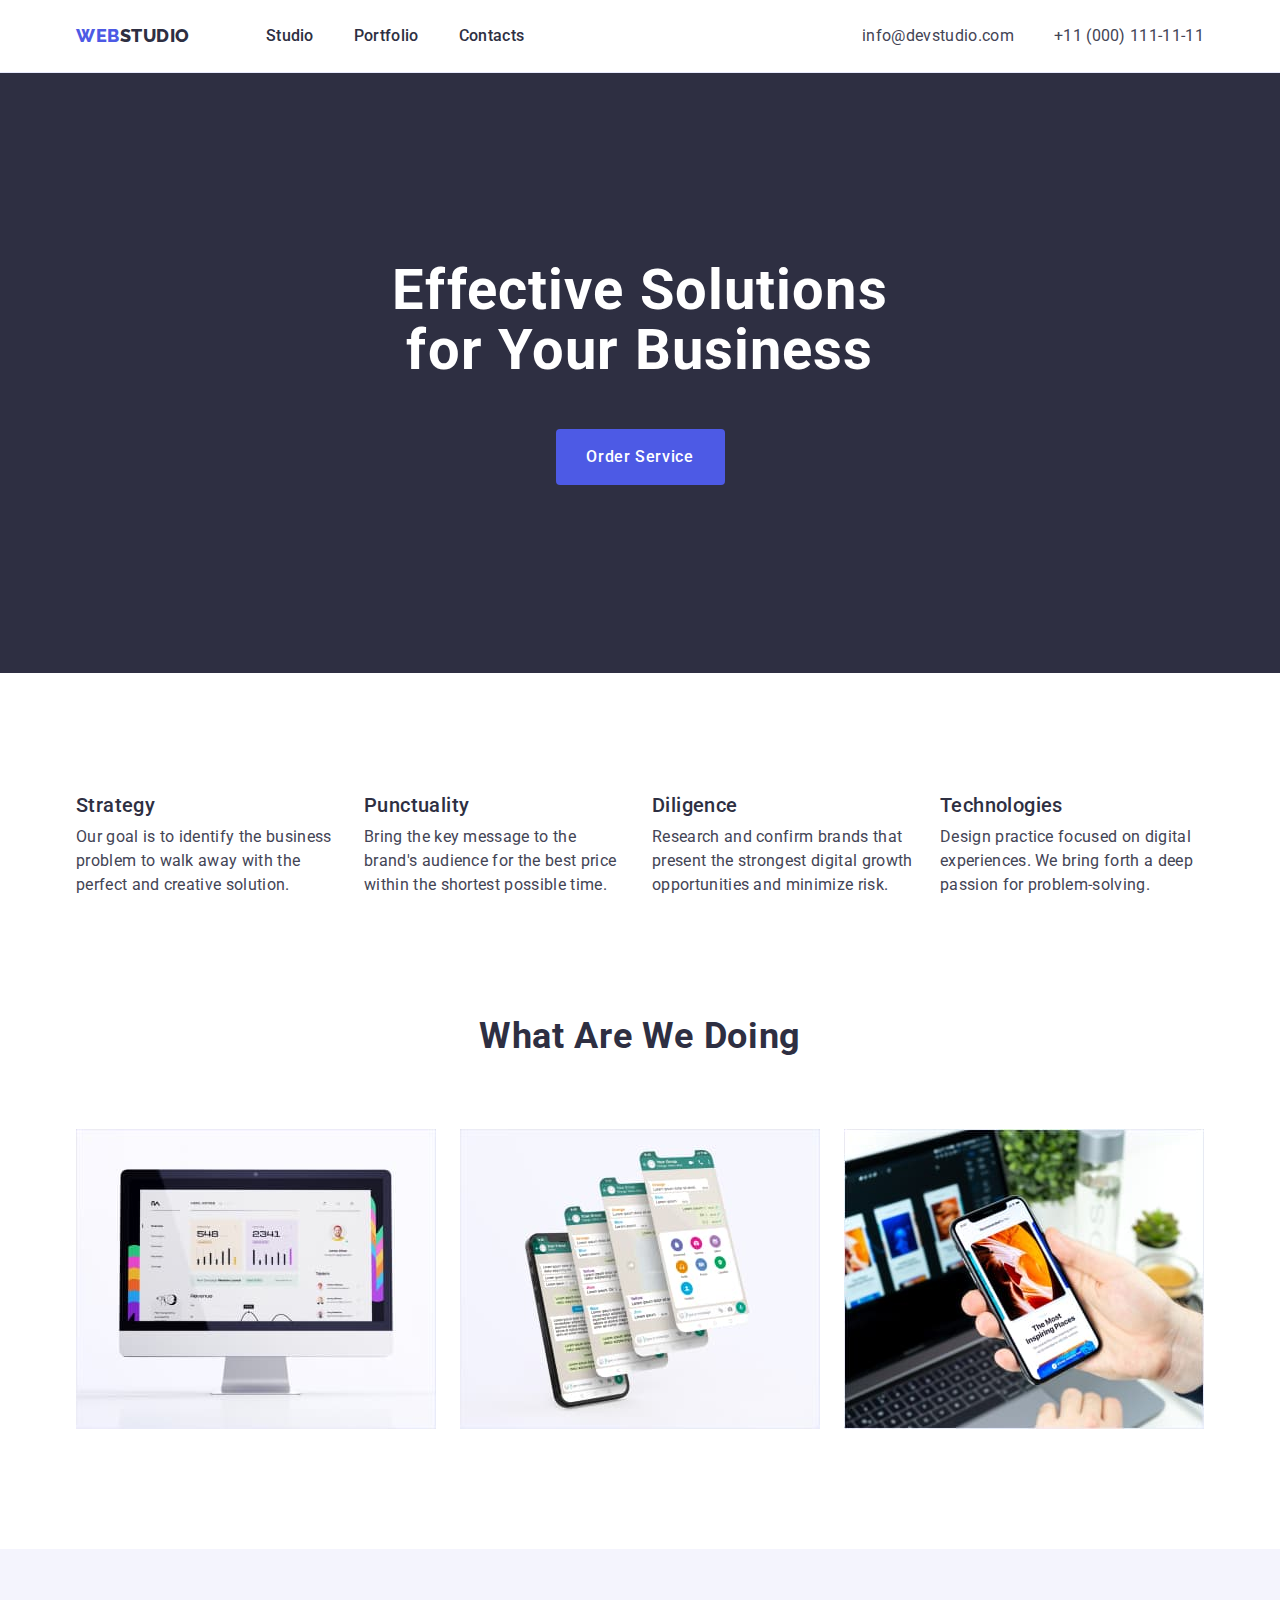
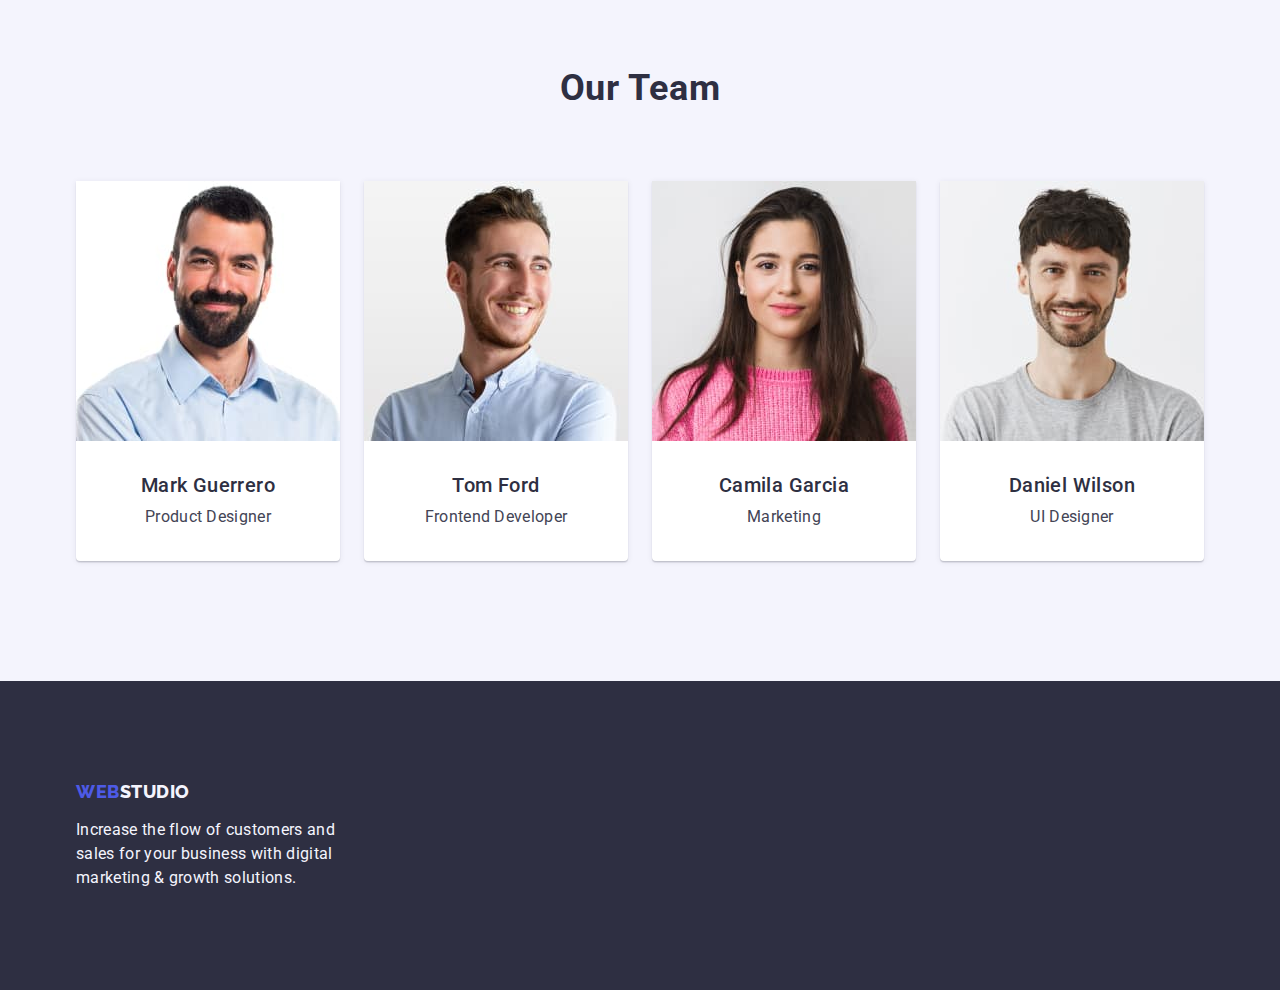
<file: index.html>
<!DOCTYPE html>
<html lang="en">
<head>
    <meta charset="UTF-8">
    <meta name="viewport" content="width=device-width, initial-scale=1.0">
    <title>Homework-3</title>
    <link rel="preconnect" href="https://fonts.googleapis.com">
    <link rel="preconnect" href="https://fonts.gstatic.com" crossorigin>
    <link href="https://fonts.googleapis.com/css2?family=Raleway:wght@800&family=Roboto:wght@400;500;700;900&display=swap"
        rel="stylesheet">
    <link
    rel="stylesheet" 
    href="https://cdnjs.cloudflare.com/ajax/libs/modern-normalize/2.0.0/modern-normalize.min.css" 
    integrity="sha512-4xo8blKMVCiXpTaLzQSLSw3KFOVPWhm/TRtuPVc4WG6kUgjH6J03IBuG7JZPkcWMxJ5huwaBpOpnwYElP/m6wg==" 
    crossorigin="anonymous" 
    referrerpolicy="no-referrer" />
    <link rel="stylesheet" href="css/styles.css">
</head>
<body>
        <header class="header">
            <div class="container container-header">
            <nav class="nav">
            <a class="logo link" href="/index.html">Web<span class="studio-logo">Studio</span></a>
           
    <ul class="nav-list list">
                <li><a class="menu link" href="./index.html">Studio</a></li>
                <li><a class="menu link" href="./portfolio.html">Portfolio</a></li>
                <li><a class="menu link" href="">Contacts</a></li>
    </ul>
            </nav>
            <address class="contacts">
        <ul class="address-list list">
            <li><a class="address link" href="mailto:info@devstudio.com">info@devstudio.com</a></li>
            <li><a class="address link" href="tel:+110001111111">+11 (000) 111-11-11</a></li>
        </ul>
            </address>
        </div>
        </header>
    <main>
        <section class="selection-one section">
            <div class="container container-main">
            <h1 class="heading-one">Effective Solutions <br>
                for Your Business</h1>
            <button class="button-one" type="button">Order Service</button>
            </div>
    </section>

        <section class="selection-two section">
            <div class="container container-two">
                <h2 class="visually-hidden">Something</h2>
            <ul class="list two-list">
                <li class="li-two-list"><h3 class="heading-three-selection-two">Strategy</h3>
                        <p class="p-selection-two">Our goal is to identify the business problem to walk away with the perfect and creative solution.</p></li>
                <li class="li-two-list">
                    <h3 class="heading-three-selection-two">Punctuality</h3>
                        <p class="p-selection-two">Bring the key message to the brand's audience for the best price within the shortest possible time.</p></li>
                <li class="li-two-list">
                    <h3 class="heading-three-selection-two">Diligence</h3>
                        <p class="p-selection-two">Research and confirm brands that present the strongest digital growth opportunities and minimize risk.</p></li>
                <li class="li-two-list">
                    <h3 class="heading-three-selection-two">Technologies</h3>
                        <p class="p-selection-two">Design practice focused on digital experiences. We bring forth a deep passion for problem-solving.</p></li>
            </ul>
            </div>
        </section>

        <section class="selection-three section">
            <div class="container container-three">
            <h2 class="heading-two">What are we doing</h2>
        <ul class="list three-list">
            <li class="li-three-list">
                <img
                src="./images/img1.jpg"
                alt="Mac"
                width="360"
                height="300"/>
            </li>
            <li class="li-three-list">
                <img
                src="./images/img2.jpg"
                alt="WhatsApp"
                width="360"
                height="300"/>
            </li>
            <li class="li-three-list">
                <img
                src="./images/img3.jpg"
                alt="App"
                width="360"
                height="300"/>
            </li>
        </ul>
        </div>
        </section>

        <section class="selection-four section">
            <div class="container container-four">  
            <h2 class="heading-three">Our Team</h2>
            <ul class="list four-list">
                <li class="name-list">
                    <img src="./images/img4.jpg" alt="Man with beard" width="264" height="260"/>
                    <div class="name-div">
                    <h3 class="heading-name">Mark Guerrero</h3>
                    <p class="p-selection-four">Product Designer</p></div>
                </li>
                <li class="name-list">
                    <img src="./images/img5.jpg" alt="Man in a blue shirt" width="264" height="260"/>
                    <div class="name-div">
                    <h3 class="heading-name">Tom Ford</h3>
                    <p class="p-selection-four">Frontend Developer</p></div>
                    <a href="#"></a>
                </li>
                <li class="name-list">
                    <img src="./images/img6.jpg" alt="Woman in a pink sweater" width="264" height="260"/>
                    <div class="name-div">
                    <h3 class="heading-name">Camila Garcia</h3>
                    <p class="p-selection-four">Marketing</p></div>
                    <a href="#"></a>
                </li>
                <li class="name-list">
                    <img src="./images/img7.jpg" alt="Smiling man in a gray t-shirt" width="264" height="260"/>
                    <div class="name-div">
                    <h3 class="heading-name">Daniel Wilson</h3>
                    <p class="p-selection-four">UI Designer</p></div>
                
                </li>
            </ul>
            </div>
        </section>
    </main>
        <footer class="footer">
            <div class="container container-footer">
                <a class="logo link logo-footer" href="#">Web<span class="studio-logoo">Studio</span></a>
            <p class="footer-p">Increase the flow of customers and
                sales for your business with digital
                marketing & growth solutions.</p>
            </div>
        </footer>
</body>
</html>
</file>
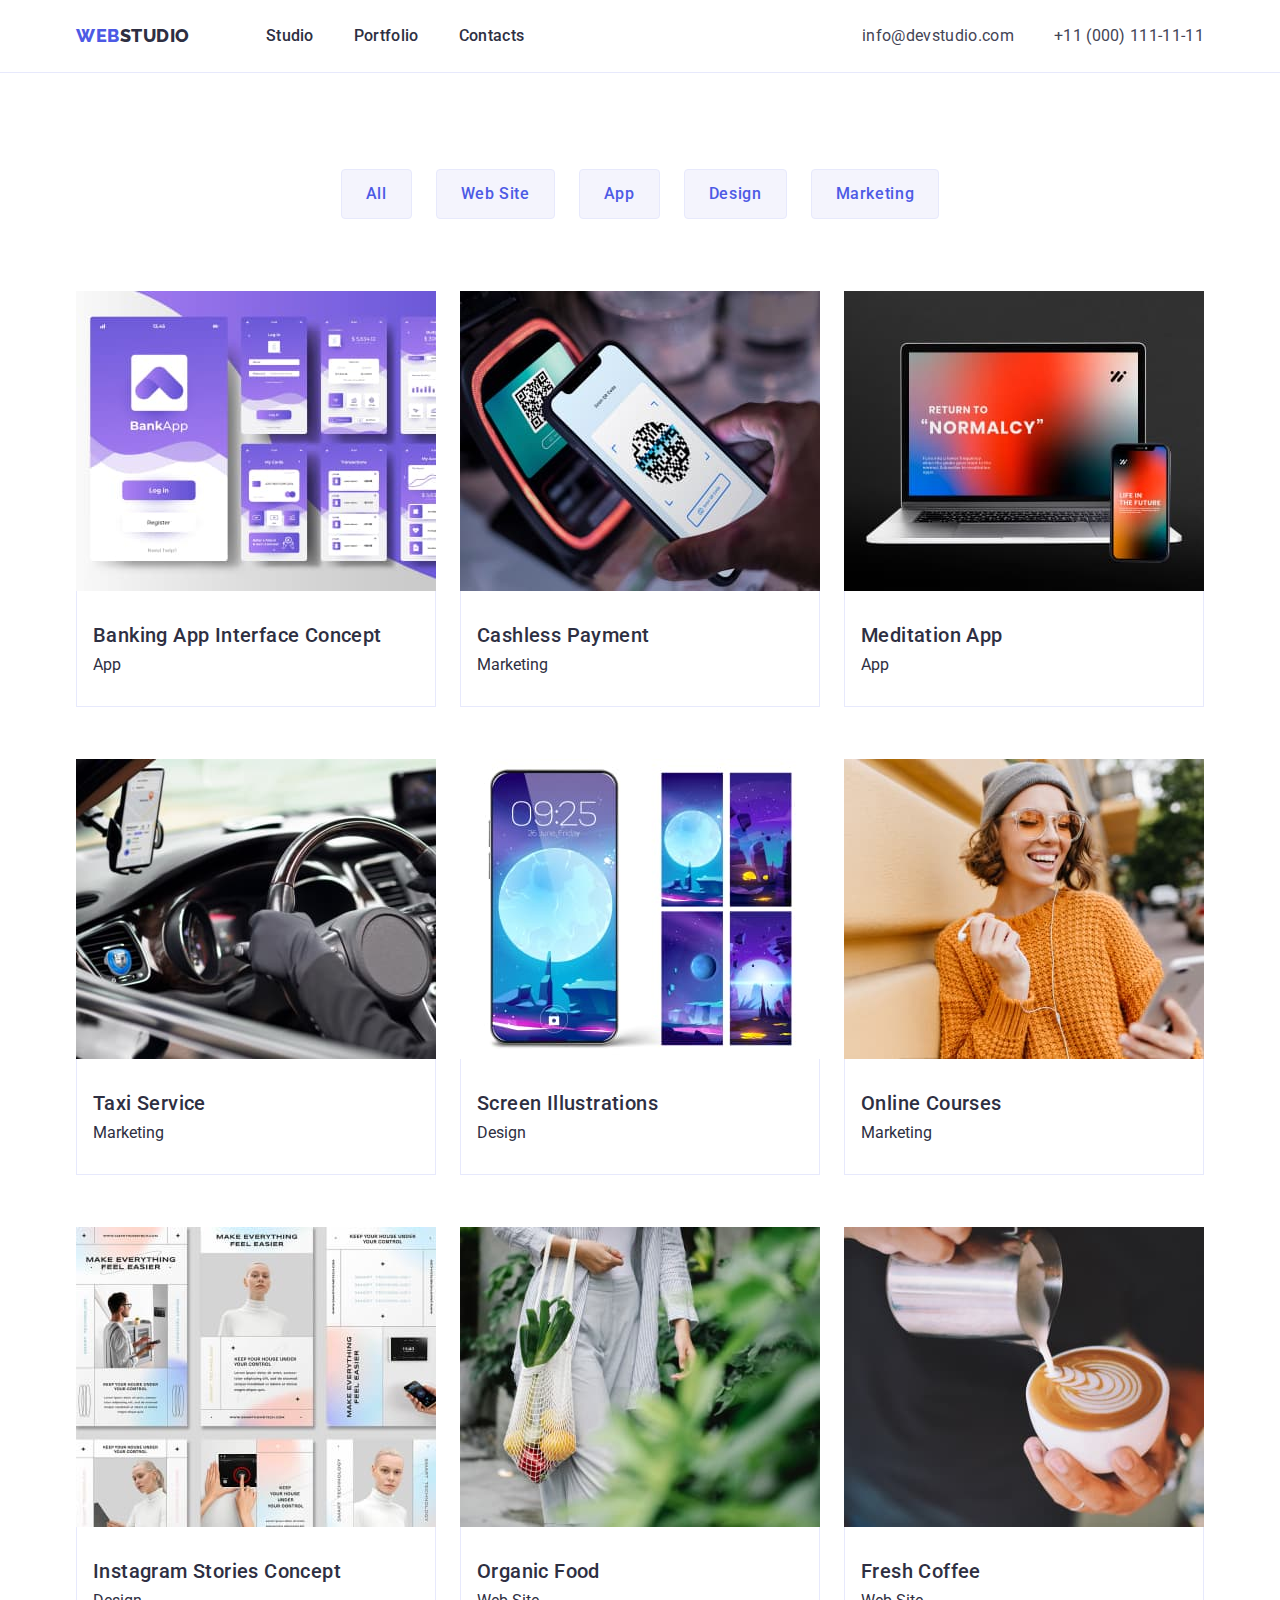
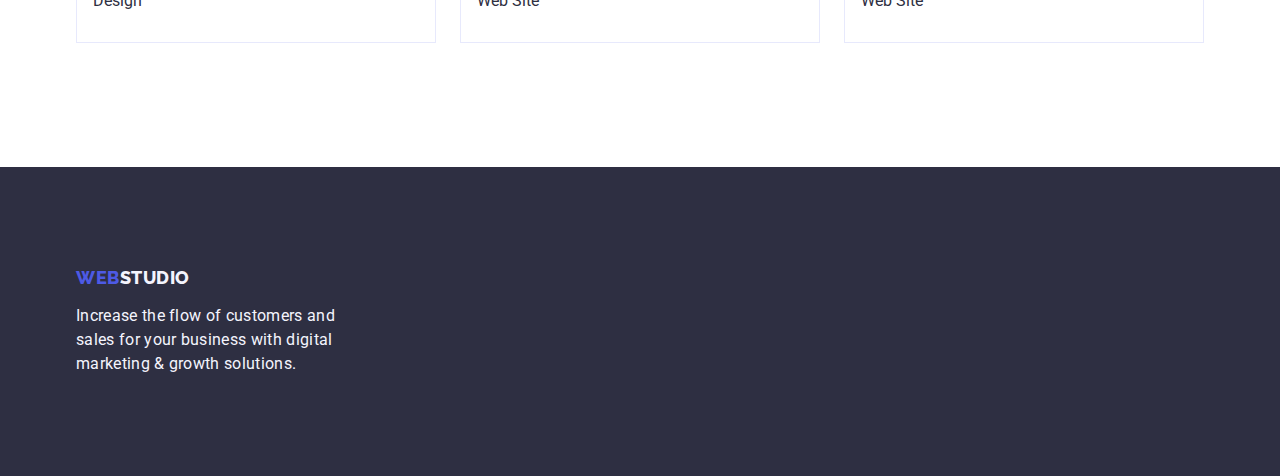
<file: portfolio.html>
<!DOCTYPE html>
<html lang="en">
<head>
    <meta charset="UTF-8">
    <meta name="viewport" content="width=device-width, initial-scale=1.0">
    <title>Homework-3</title>
    <link rel="preconnect" href="https://fonts.googleapis.com">
    <link rel="preconnect" href="https://fonts.gstatic.com" crossorigin>
    <link href="https://fonts.googleapis.com/css2?family=Raleway:wght@800&family=Roboto:wght@400;500;700;900&display=swap"
        rel="stylesheet">
    <link  rel="stylesheet" 
    href="https://cdnjs.cloudflare.com/ajax/libs/modern-normalize/2.0.0/modern-normalize.min.css" 
    integrity="sha512-4xo8blKMVCiXpTaLzQSLSw3KFOVPWhm/TRtuPVc4WG6kUgjH6J03IBuG7JZPkcWMxJ5huwaBpOpnwYElP/m6wg==" 
    crossorigin="anonymous" 
    referrerpolicy="no-referrer" />
    <link rel="stylesheet" href="css/styles.css">
</head>
<body>
    <header class="header">
    <div class="container container-header">
    <nav class="nav">
        <a class="logo link" href="#">Web<span class="studio-logo">Studio</span></a>
            <ul class="nav-list list">
                <li><a class="menu link" href="./index.html">Studio</a></li>
                <li><a class="menu link" href="./portfolio.html">Portfolio</a></li>
                <li><a class="menu link" href="">Contacts</a></li>
            </ul>
        </nav>
        <address class="contacts">
            <ul class="address-list list">
                <li><a class="address link" href="mailto:info@devstudio.com">info@devstudio.com</a></li>
                <li><a class="address link" href="tel:+1100011111">+11 (000) 111-11-11</a></li>
            </ul>
        </address>
    </div>
    </header>
    <main>
        <section class="selection-portfolio">
        <div class="container container-main-portfolio">
        <h1 class="visually-hidden">Menu</h1>
            <ul class="list button-list">
                <li><button class="button-two" type="button">All</button></li>
                <li><button class="button-two" type="button">Web Site</button></li>
                <li><button class="button-two" type="button">App</button></li>
                <li><button class="button-two" type="button">Design</button></li>
                <li><button class="button-two" type="button">Marketing</button></li>
            </ul>
        <ul class="list menu-list">
            <li class="menu-list-li">
                <a class="link"><img src="./images/img2-1.jpg" alt="Apps" width="360" height="300"/>
                <div class="App div-a">
                <h2 class="heading-portfolio-two">Banking App Interface Concept</h2>
                <p class="p-portfolio-list">App</p></div></a>
            </li>
            <li class="menu-list-li">
                <a class="link"><img src="./images/img2-2.jpg" alt="Contactless payment" width="360" height="300"/>
                <div class="App div-a">
                <h2 class="heading-portfolio-two">Cashless Payment</h2>
                <p class="p-portfolio-list">Marketing</p></div></a>
            </li>
            <li class="menu-list-li">
                <a class="link"><img src="./images/img2-3.jpg" alt="Laptop" width="360" height="300"/>
                <div class="App div-a">
                <h2 class="heading-portfolio-two">Meditation App</h2>
                <p class="p-portfolio-list">App</p></div></a>
            </li>
            <li class="menu-list-li">
                <a class="link"><img src="./images/img2-4.jpg" alt="wheel" width="360" height="300"/>
                <div class="App div-a">
                <h2 class="heading-portfolio-two">Taxi Service</h2>
                <p class="p-portfolio-list">Marketing</p></div></a>
            </li>
            <li class="menu-list-li">
                <a class="link"><img src="./images/img2-5.jpg" alt="purple wallpaper" width="360" height="300"/>
                <div class="App div-a">
                <h2 class="heading-portfolio-two">Screen Illustrations</h2>
                <p class="p-portfolio-list">Design</p></div></a>
            </li>
            <li class="menu-list-li">
                <a class="link"><img src="./images/img2-6.jpg" alt="happy woman in orange sweater" width="360" height="300"/>
                <div class="App div-a">
                <h2 class="heading-portfolio-two">Online Courses</h2>
                <p class="p-portfolio-list">Marketing</p></div></a>
            </li>
            <li class="menu-list-li">
                <a class="link"><img src="./images/img2-7.jpg" alt="instagram" width="360" height="300"/>
                <div class="App div-a">
                <h2 class="heading-portfolio-two">Instagram Stories Concept</h2>
                <p class="p-portfolio-list">Design</p></div></a>
            </li>
            <li class="menu-list-li">
                <a class="link"><img src="./images/img2-8.jpg" alt="food shopping" width="360" height="300"/>
                <div class="App div-a">
                <h2 class="heading-portfolio-two">Organic Food</h2>
                <p class="p-portfolio-list">Web Site</p></div></a>
            </li>
            <li class="menu-list-li">
                <a class="link"><img src="./images/img2-9.jpg" alt="Cup of coffee" width="360" height="300"/>
                <div class="App div-a">
                <h2 class="heading-portfolio-two">Fresh Coffee</h2>
                <p class="p-portfolio-list">Web Site</p></div></a>
            </li>
        </ul>
        </div>
    </section>
    </main>
    <footer class="footer">
        <div class="container container-footer">
        <a class="logo link logo-footer" href="#">Web<span class="studio-logoo">Studio</span></a>
        <p class="footer-p">Increase the flow of customers and 
            sales for your business with digital 
            marketing & growth solutions.</p>
        </div>
    </footer>
</body>
</html>
</file>
<file: css/styles.css>
body {
    background-color: #FFFFFF;
    color: #434455;
    color: var(--brand-color);
    font-style: normal;
    font-family: 'Roboto', sans-serif;
}
:root {
    --brand-color: #434455;
    --color-text: #2e2f42;
    --marka-color:#404BBF;
    --button-two: #4d5ae5;
    --button-one: #4D5AE5;
    --white: #fff;
    --cornflower: #E7E9FC;
}

/* general */

* {
    box-sizing: border-box;
    margin: 0;
    padding: 0;
}

.container {
    width: 1158px;
    margin: 0 auto;
    align-items: center;
    padding: 0 15px;
}
/* global shit */

.visually-hidden {
    position: absolute;
    width: 1px;
    height: 1px;
    margin: -1px;
    border: 0;
    padding: 0;

    white-space: nowrap;
    clip-path: inset(100%);
    clip: rect(0 0 0 0);
    overflow: hidden;
}

img {
    display: block;
}

a {
    text-decoration: none;
    font-style: normal;
    color: #2E2F42;
    cursor: pointer;
}

.link {
    text-decoration: none;
}

.link:hover,
.link:active,
.link:focus {
    color: var(--marka-color);
}

.list {
    list-style: none;
}

.section {
    justify-content: center;
}

/* header */

.header {
    border-bottom: 1px solid var(--cornflower, #E7E9FC);
}

.container-header {
    display: flex;
    height: 72px;
    align-items: center;
}

.logo {
    font-family: 'Raleway', sans-serif;
    font-weight: 800;
    font-size: 18px;
    line-height: 1.17;
    text-transform: uppercase;
    color: #4d5ae5;
    letter-spacing: 0.03em;
    margin-right: 76px;
}

.studio-logo {
    color: #2E2F42;
}

.nav {
    display: flex;
    align-items: center;
}
.nav-list {
    display: flex;
    display: inline-flex;
    align-items: flex-start;
    gap: 40px;
    padding: 24px 0;
}

.contacts {
    font-style: normal;
}

.address {
    color: #434455;
    line-height: 1.5;
    letter-spacing: 0.02em;
}

.address:hover, .address:active {
    color: var(--marka-color);
}
.contacts {
    flex-direction: row-reverse;
    margin-left: auto;
}

.address-list {
    display: flex;
    gap: 40px;
}

.menu {
    font-weight: 500;
    font-size: 16px;
    line-height: 1.5;
    letter-spacing: 0.02em;
    color: #2e2f42;
    padding: 24px 0;
}

.menu:active {
    color: var(--marka-color);
}

/* main-index.html */

/* section-one*/

.selection-one {
    background-color: #2E2F42;
    color: var(--white);
    padding: 188px 0;
}

.container-main {
    align-items: center;
    justify-content: center;
    flex-direction: column;
    gap: 48px;
}

.heading-one {
    font-size: 56px;
    line-height: 1.07;
    text-align: center;
    letter-spacing: 0.02em;
    max-width: 496px;
    align-items: center;
    justify-content: center;
    font-style: normal;
    font-weight: 700;
    margin: 0 auto;
    margin-bottom: 48px;
}

.button-one {
    background-color: #4d5ae5;
    font-family: "Roboto", sans-serif;
    font-weight: 500;
    line-height: 1.5;
    letter-spacing: 0.04em;
    font-size: 16px;
    color: #ffffff;
    cursor: pointer;
    display: block;
    min-width: 169px;
    height: 56px;
    border: none;
    border-radius: 4px;
    margin: 0 auto;
}

.button-one:hover,
.button-one:focus {
    background-color: var(--marka-color);
}

/* section-two */

.container-two {
    justify-content: center;
    align-content: center;
    flex-direction: row;
}

.selection-two {
    padding: 120px 0;
}

.visually-hidden {
    font-weight: 500;
    font-size: 20px;
    line-height: 1.2;
    letter-spacing: 0.02em;
}

.two-list {
    display: flex;
    gap: 24px;
}

.li-two-list {
    width: calc((100% - 72px) / 4);
}

.heading-three-selection-two {
    font-weight: 500;
    font-size: 20px;
    letter-spacing: 0.02em;
    line-height: 1.2;
    color: #2e2f42;
    margin-bottom: 8px;
}

.p-selection-two {
    line-height: 1.5;
    letter-spacing: 0.02em;
    color: var(--brand-color);
}

/* section-three */

.selection-three {
    padding-bottom: 120px;
}

.heading-two {
    font-size: 36px;
    line-height: 1.11;
    text-align: center;
    letter-spacing: 0.02em;
    text-transform: capitalize;
    color: var(--color-text);
    margin-bottom: 72px;
}

.three-list {
    display: flex;
    gap: 24px;
}

.li-three-list {
    flex-basis: calc((100% - 48px) / 3);
    display: inline-flex;
    flex-direction: column;
    align-items: flex-start;
}

/* section-four */


.container-four {
    align-content: center;
    align-items: center;
    gap: 24px;
}

.selection-four {
    background-color: #F4F4FD;
    height: 732px;
    padding: 120px 0;
}

.name-list {
    background-color: #FFFFFF;
    padding-bottom: 32px;
    width: 264px;
    height: 380px;
    border-radius: 0px 0px 4px 4px;
    background: var(--white, #FFF);
    box-shadow: 0px 2px 1px 0px rgba(46, 47, 66, 0.08), 0px 1px 1px 0px rgba(46, 47, 66, 0.16), 0px 1px 6px 0px rgba(46, 47, 66, 0.08);
    width: calc((100% - 72px) / 4);
}

.name-div {
    padding: 32px 0;

}

.heading-three {
    font-size: 36px;
    line-height: 1.11;
    text-align: center;
    letter-spacing: 0.02em;
    text-transform: capitalize;
    color: #2e2f42;
    margin-bottom: 72px;
}

.heading-name {
    font-size: 20px;
    line-height: 1.2;
    letter-spacing: 0.02em;
    text-transform: capitalize;
    color: #2e2f42;
    font-weight: 500;
    text-align: center;
    margin-bottom: 8px;
}

.four-list {
    display: flex;
    justify-content: center;
    text-align: center;
    gap: 24px;
}

.p-selection-four {
    font-size: 16px;
    letter-spacing: 0.02em;
    line-height: 1.5;
    color: #434455;
}

/* footer */

.container-footer {
    align-items: center;
}

.studio-logoo {
    color: #F4F4FD;
}

.logo-footer {
    display: inline-block;
    margin-bottom: 16px;
}

.footer {
    background-color: #2E2F42;
    padding: 100px 0;
}

.footer-p {
    color: #F4F4FD;
    line-height: 1.5;
    letter-spacing: 0.02em;
    justify-content: center;
    max-width: 264px;
}

/* main-portfolio */

.selection-portfolio {
    padding: 96px 0 120px 0;
}

.container-main-portfolio {
    flex-direction: column;
    justify-content: center;
}

.buttons-menu {
    display: flex;
    align-items: center;
    justify-content: center;
}

.button-list {
    display: flex;
    gap: 24px;
    justify-content: center;
    margin-bottom: 72px;
}

.button-two {
    background-color: #F4F4FD;
    color: var(--button-two);
    text-align: center;
    cursor: pointer;
    font-family: "Roboto", sans-serif;
    font-weight: 500;
    font-size: 16px;
    line-height: 1.5;
    letter-spacing: 0.04em;
    padding: 12px 24px;
    border: 1px solid var(--cornflower);
    border-radius: 4px;
}
.button-two:hover,
.button-two:visited,
.button-two:active,
.button-two:focus {
    background-color: var(--marka-color);
    color: var(--white);
    cursor: pointer;
    border: 1px solid transparent;
}
.menu-list {
    gap: 24px;
    display: flex;
    flex-wrap: wrap;
    justify-content: center;
    gap: 24px;
    row-gap: 48px;
}

.menu-list-li {
    display: flex;
    width: 360px;
    height: 420px;
    padding-bottom: 0px;
    flex-direction: column;
    align-items: flex-start;
    gap: 32px;
    flex-shrink: 0;
    row-gap: 48px;
    width: calc((100% - 48px) / 3);
}

.heading-portfolio-two {
    font-weight: 500;
    font-size: 20px;
    line-height: 1.2;
    letter-spacing: 0.02em;
    margin-bottom: 8px;

}

.p-portfolio {
    line-height: 1.5;
    letter-spacing: 0.02em;
    color: #434455;
    padding: 0 16px;
}

.p {
    margin-bottom: 8px;
}

.div-a {
    border: 1px solid var(--cornflower, #E7E9FC);
    border-top: none;
    margin-bottom: 8px;
    padding: 32px 16px 32px;
}
</file>
